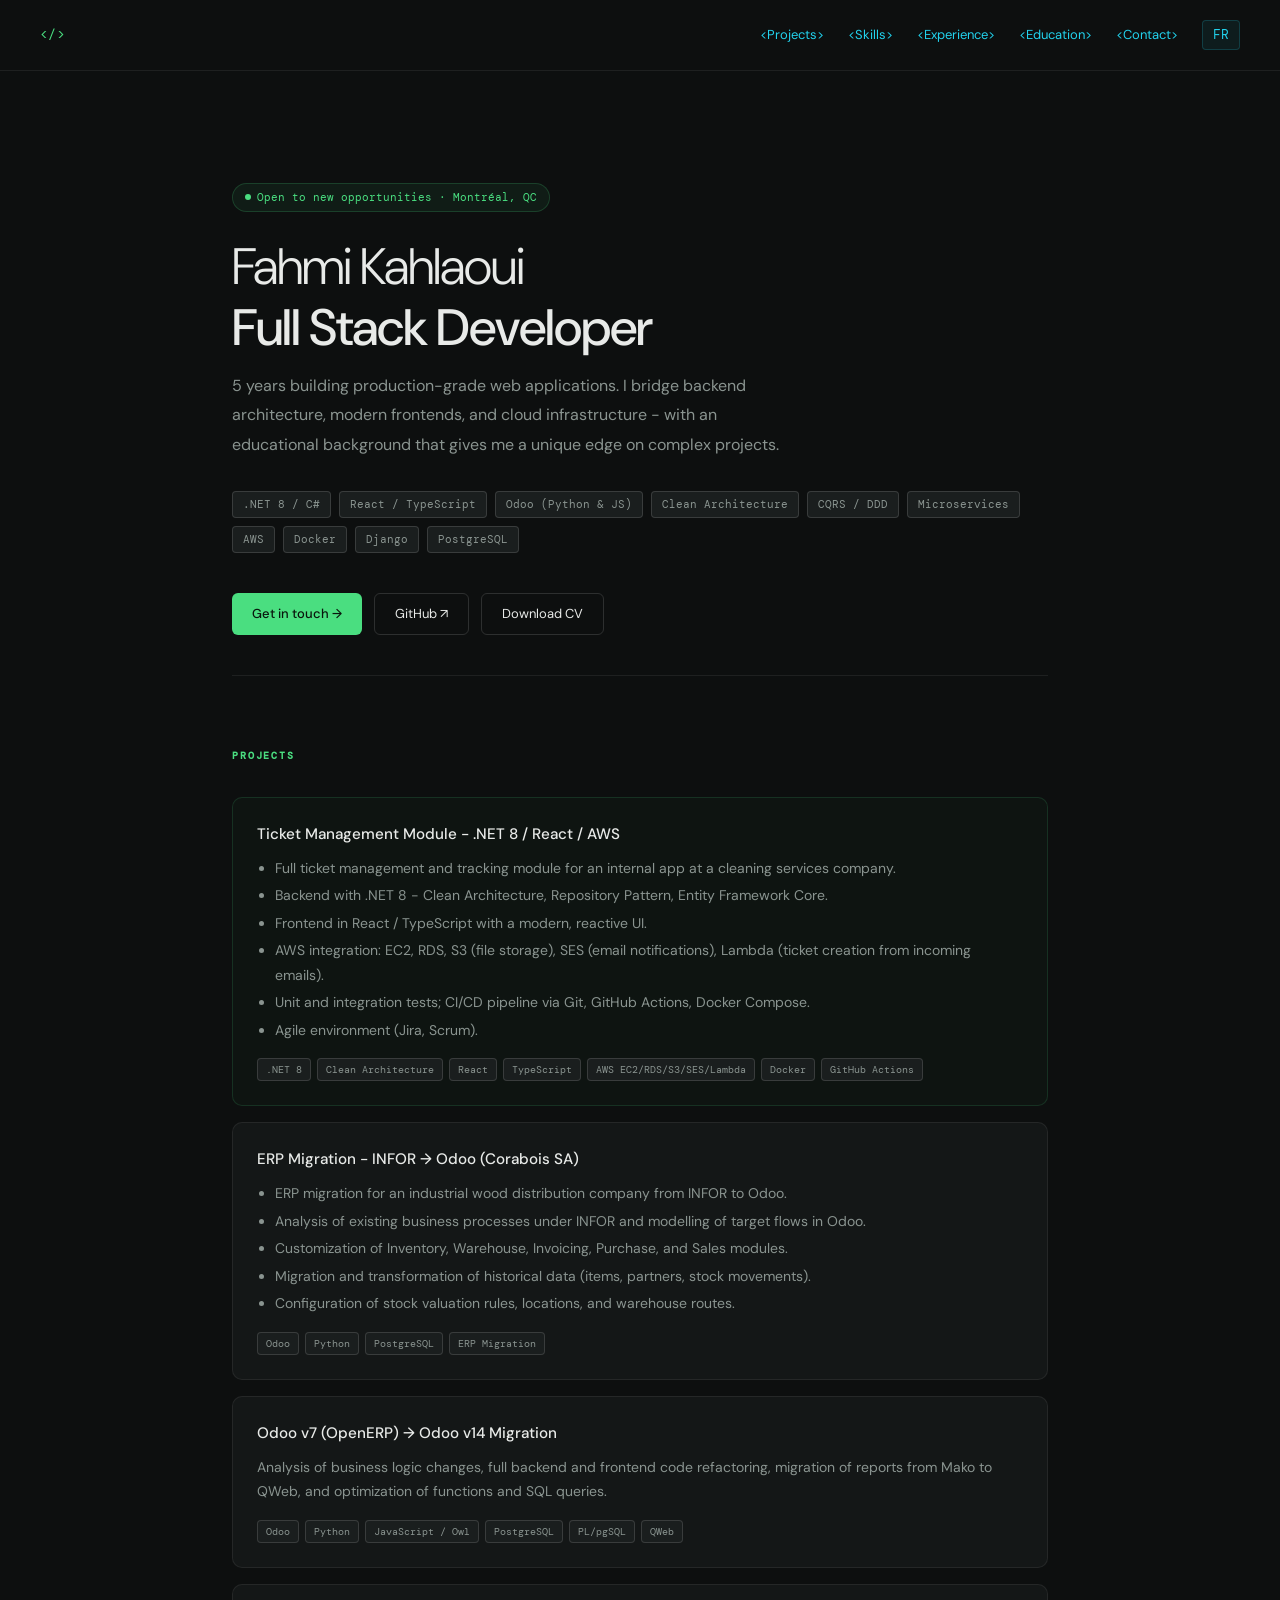
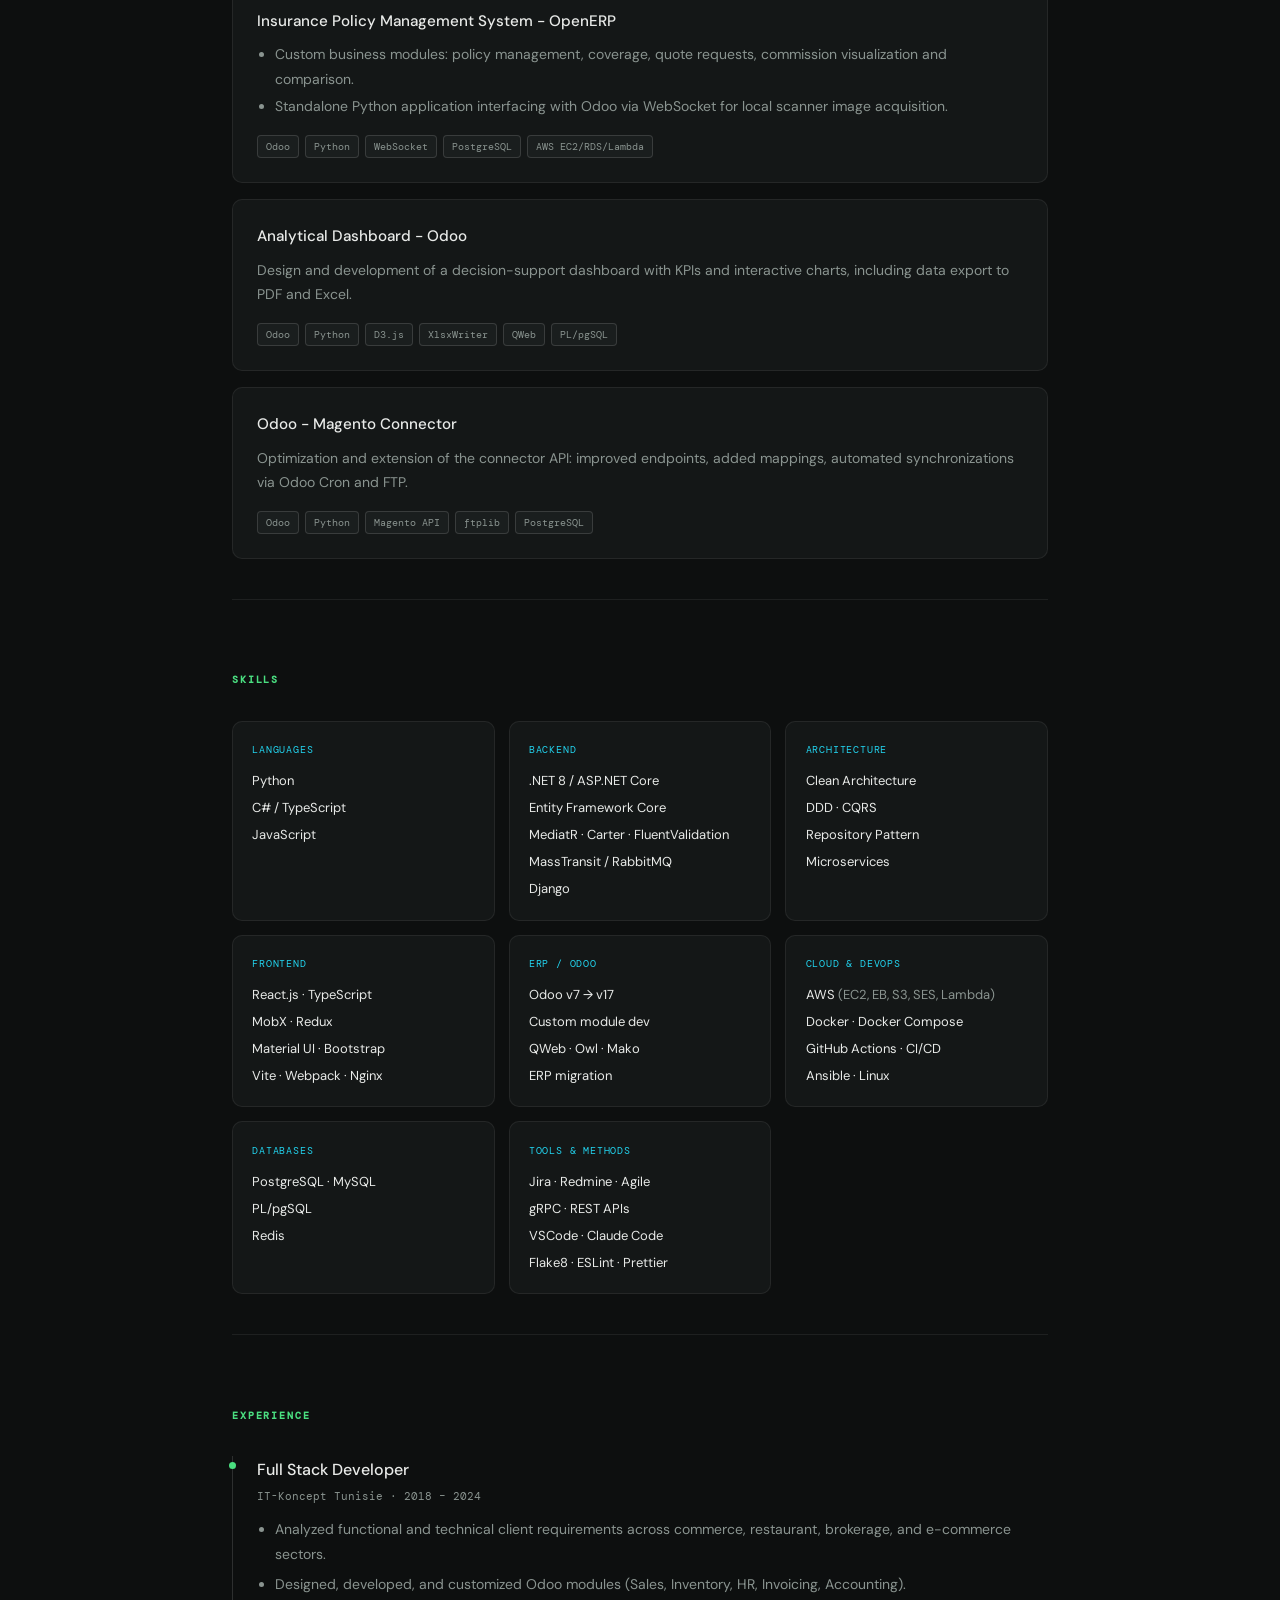
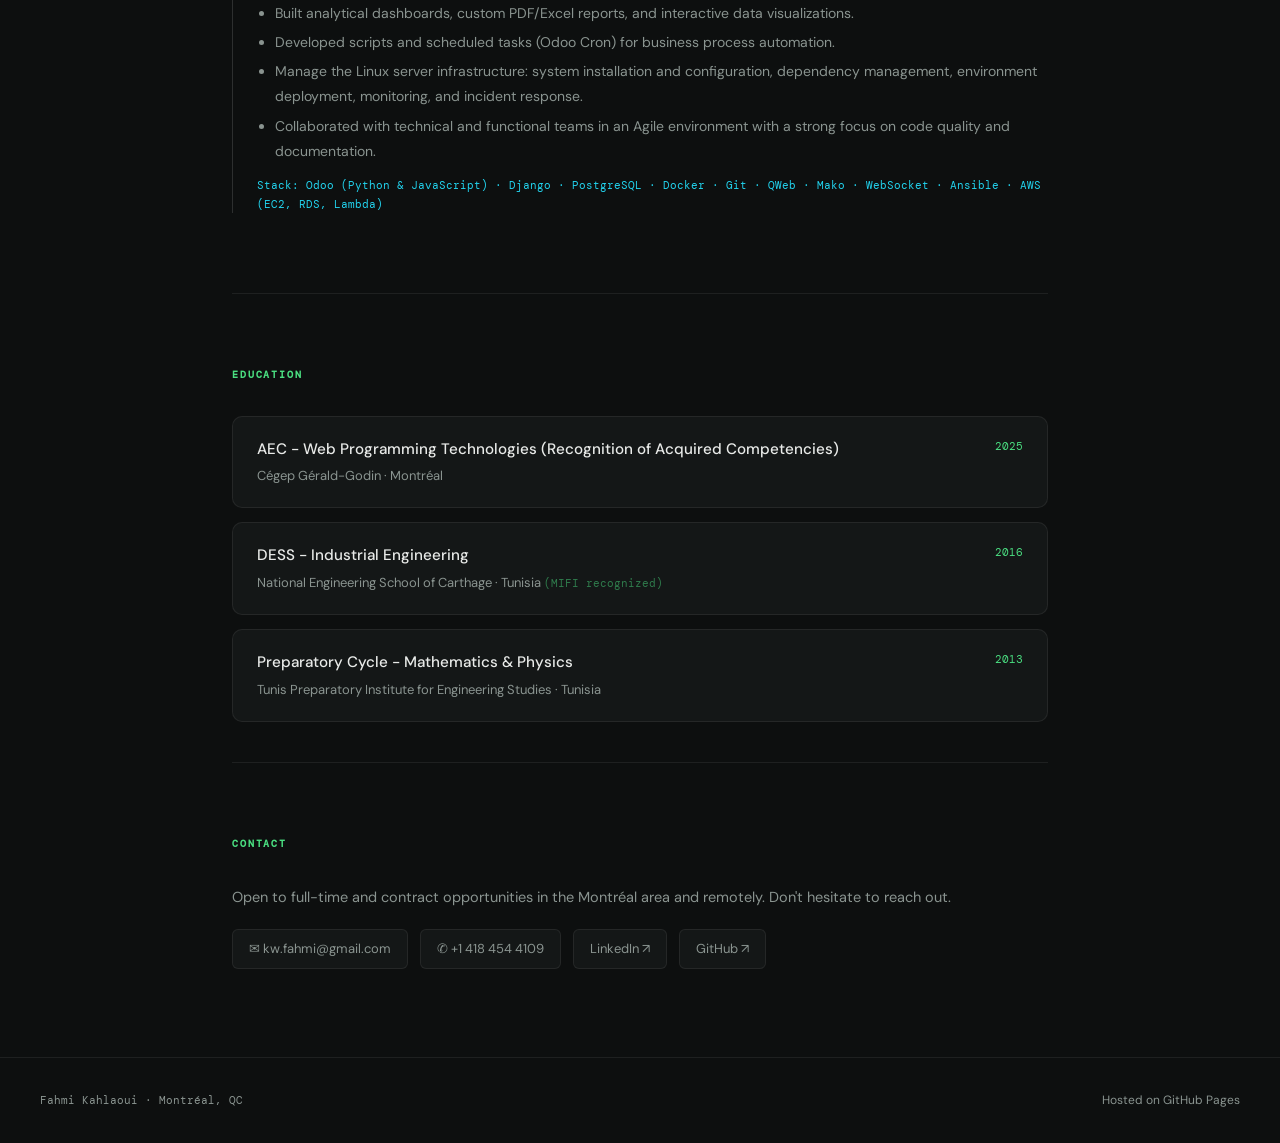
<file: index.html>
<!DOCTYPE html>
<html lang="en">

<head>
  <meta charset="UTF-8">
  <meta name="viewport" content="width=device-width, initial-scale=1.0">
  <title>Fahmi Kahlaoui - Full Stack Developer</title>
  <link rel="stylesheet" href="style.css">
</head>

<body>

  <nav>
    <a class="nav-logo">&lt;/&gt;</a>
    <div class="nav-links">
      <a href="#projects">&lt;Projects&gt;</a>
      <a href="#skills">&lt;Skills&gt;</a>
      <a href="#experience">&lt;Experience&gt;</a>
      <a href="#education">&lt;Education&gt;</a>
      <a href="#contact">&lt;Contact&gt;</a>
      <a class="lang-switch" href="index-fr.html">FR</a>
    </div>
  </nav>

  <main>

    <!-- HERO -->
    <section class="hero">
      <div class="badge">Open to new opportunities · Montréal, QC</div>
      <h1>Fahmi Kahlaoui<br><strong>Full Stack Developer</strong></h1>
      <p class="hero-sub">
        5 years building production-grade web applications.
        I bridge backend architecture, modern frontends, and cloud infrastructure - with an educational
        background that gives me a unique edge on complex projects.
      </p>
      <div class="hero-tags">
        <span class="tag">.NET 8 / C#</span>
        <span class="tag">React / TypeScript</span>
        <span class="tag">Odoo (Python & JS)</span>
        <span class="tag">Clean Architecture</span>
        <span class="tag">CQRS / DDD</span>
        <span class="tag">Microservices</span>
        <span class="tag">AWS</span>
        <span class="tag">Docker</span>
        <span class="tag">Django</span>
        <span class="tag">PostgreSQL</span>
      </div>
      <div class="ctas">
        <a class="btn btn-primary" href="#contact">Get in touch →</a>
        <a class="btn btn-ghost" href="https://github.com/kwfx" target="_blank">GitHub ↗</a>
        <a class="btn btn-ghost" href="fahmi-kahlaoui-cv-en.pdf" download>Download CV</a>
      </div>
    </section>

    <div class="divider"></div>

    <!-- PROJECTS -->
    <section id="projects">
      <h2>Projects</h2>
      <div class="projects-grid">

        <div class="project-card featured">
          <div class="project-header">
            <span class="project-title">Ticket Management Module - .NET 8 / React / AWS</span>
            <!-- <span class="project-badge">Featured</span> -->
          </div>
          <div class="project-desc">
            <ul>
              <li>Full ticket management and tracking module for an internal app at a cleaning services company.</li>
              <li>Backend with .NET 8 - Clean Architecture, Repository Pattern, Entity Framework Core.</li>
              <li>Frontend in React / TypeScript with a modern, reactive UI.</li>
              <li>AWS integration: EC2, RDS, S3 (file storage), SES (email notifications), Lambda (ticket creation from
                incoming emails).</li>
              <li>Unit and integration tests; CI/CD pipeline via Git, GitHub Actions, Docker Compose.</li>
              <li>Agile environment (Jira, Scrum).</li>
            </ul>
          </div>
          <div class="project-tags">
            <span class="tag">.NET 8</span>
            <span class="tag">Clean Architecture</span>
            <span class="tag">React</span>
            <span class="tag">TypeScript</span>
            <span class="tag">AWS EC2/RDS/S3/SES/Lambda</span>
            <span class="tag">Docker</span>
            <span class="tag">GitHub Actions</span>
          </div>
        </div>

        <div class="project-card">
          <div class="project-header">
            <span class="project-title">ERP Migration - INFOR → Odoo (Corabois SA)</span>
          </div>
          <div class="project-desc">
            <ul>
              <li>ERP migration for an industrial wood distribution company from INFOR to Odoo.</li>
              <li>Analysis of existing business processes under INFOR and modelling of target flows in Odoo.</li>
              <li>Customization of Inventory, Warehouse, Invoicing, Purchase, and Sales modules.</li>
              <li>Migration and transformation of historical data (items, partners, stock movements).</li>
              <li>Configuration of stock valuation rules, locations, and warehouse routes.</li>
            </ul>
          </div>
          <div class="project-tags">
            <span class="tag">Odoo</span>
            <span class="tag">Python</span>
            <span class="tag">PostgreSQL</span>
            <span class="tag">ERP Migration</span>
          </div>
        </div>

        <div class="project-card">
          <div class="project-header">
            <span class="project-title">Odoo v7 (OpenERP) → Odoo v14 Migration</span>
          </div>
          <div class="project-desc">
            Analysis of business logic changes, full backend and frontend code refactoring, migration of reports from
            Mako to QWeb, and optimization of functions and SQL queries.
          </div>
          <div class="project-tags">
            <span class="tag">Odoo</span>
            <span class="tag">Python</span>
            <span class="tag">JavaScript / Owl</span>
            <span class="tag">PostgreSQL</span>
            <span class="tag">PL/pgSQL</span>
            <span class="tag">QWeb</span>
          </div>
        </div>

        <div class="project-card">
          <div class="project-header">
            <span class="project-title">Insurance Policy Management System - OpenERP</span>
          </div>
          <div class="project-desc">
            <ul>
              <li>Custom business modules: policy management, coverage, quote requests, commission visualization and
                comparison.</li>
              <li>Standalone Python application interfacing with Odoo via WebSocket for local scanner image acquisition.
              </li>
            </ul>
          </div>
          <div class="project-tags">
            <span class="tag">Odoo</span>
            <span class="tag">Python</span>
            <span class="tag">WebSocket</span>
            <span class="tag">PostgreSQL</span>
            <span class="tag">AWS EC2/RDS/Lambda</span>
          </div>
        </div>

        <div class="project-card">
          <div class="project-header">
            <span class="project-title">Analytical Dashboard - Odoo</span>
          </div>
          <div class="project-desc">
            Design and development of a decision-support dashboard with KPIs and interactive charts, including data
            export to PDF and Excel.
          </div>
          <div class="project-tags">
            <span class="tag">Odoo</span>
            <span class="tag">Python</span>
            <span class="tag">D3.js</span>
            <span class="tag">XlsxWriter</span>
            <span class="tag">QWeb</span>
            <span class="tag">PL/pgSQL</span>
          </div>
        </div>

        <div class="project-card">
          <div class="project-header">
            <span class="project-title">Odoo - Magento Connector</span>
          </div>
          <div class="project-desc">
            Optimization and extension of the connector API: improved endpoints, added mappings, automated
            synchronizations via Odoo Cron and FTP.
          </div>
          <div class="project-tags">
            <span class="tag">Odoo</span>
            <span class="tag">Python</span>
            <span class="tag">Magento API</span>
            <span class="tag">ftplib</span>
            <span class="tag">PostgreSQL</span>
          </div>
        </div>

      </div>
    </section>

    <div class="divider"></div>

    <!-- SKILLS -->
    <section id="skills">
      <h2>Skills</h2>
      <div class="skills-grid">
        <div class="skill-group">
          <div class="skill-group-title">Languages</div>
          <div class="skill-list">
            <div class="skill-item">Python</div>
            <div class="skill-item">C# / TypeScript</div>
            <div class="skill-item">JavaScript</div>
          </div>
        </div>
        <div class="skill-group">
          <div class="skill-group-title">Backend</div>
          <div class="skill-list">
            <div class="skill-item">.NET 8 / ASP.NET Core</div>
            <div class="skill-item">Entity Framework Core</div>
            <div class="skill-item">MediatR · Carter · FluentValidation</div>
            <div class="skill-item">MassTransit / RabbitMQ</div>
            <div class="skill-item">Django</div>
          </div>
        </div>
        <div class="skill-group">
          <div class="skill-group-title">Architecture</div>
          <div class="skill-list">
            <div class="skill-item">Clean Architecture</div>
            <div class="skill-item">DDD · CQRS</div>
            <div class="skill-item">Repository Pattern</div>
            <div class="skill-item">Microservices</div>
          </div>
        </div>
        <div class="skill-group">
          <div class="skill-group-title">Frontend</div>
          <div class="skill-list">
            <div class="skill-item">React.js · TypeScript</div>
            <div class="skill-item">MobX · Redux</div>
            <div class="skill-item">Material UI · Bootstrap</div>
            <div class="skill-item">Vite · Webpack · Nginx</div>
          </div>
        </div>
        <div class="skill-group">
          <div class="skill-group-title">ERP / Odoo</div>
          <div class="skill-list">
            <div class="skill-item">Odoo v7 → v17</div>
            <div class="skill-item">Custom module dev</div>
            <div class="skill-item">QWeb · Owl · Mako</div>
            <div class="skill-item">ERP migration</div>
          </div>
        </div>
        <div class="skill-group">
          <div class="skill-group-title">Cloud & DevOps</div>
          <div class="skill-list">
            <div class="skill-item">AWS <span>(EC2, EB, S3, SES, Lambda)</span></div>
            <div class="skill-item">Docker · Docker Compose</div>
            <div class="skill-item">GitHub Actions · CI/CD</div>
            <div class="skill-item">Ansible · Linux</div>
          </div>
        </div>
        <div class="skill-group">
          <div class="skill-group-title">Databases</div>
          <div class="skill-list">
            <div class="skill-item">PostgreSQL · MySQL</div>
            <div class="skill-item">PL/pgSQL</div>
            <div class="skill-item">Redis</div>
          </div>
        </div>
        <div class="skill-group">
          <div class="skill-group-title">Tools & Methods</div>
          <div class="skill-list">
            <div class="skill-item">Jira · Redmine · Agile</div>
            <div class="skill-item">gRPC · REST APIs</div>
            <div class="skill-item">VSCode · Claude Code</div>
            <div class="skill-item">Flake8 · ESLint · Prettier</div>
          </div>
        </div>
      </div>
    </section>

    <div class="divider"></div>

    <!-- EXPERIENCE -->
    <section id="experience">
      <h2>Experience</h2>
      <div class="exp-item">
        <div class="exp-role">Full Stack Developer</div>
        <div class="exp-meta">IT-Koncept Tunisie · 2018 – 2024</div>
        <div class="exp-desc">
          <ul>
            <li>Analyzed functional and technical client requirements across commerce, restaurant, brokerage, and
              e-commerce sectors.</li>
            <li>Designed, developed, and customized Odoo modules (Sales, Inventory, HR, Invoicing, Accounting).</li>
            <li>Built analytical dashboards, custom PDF/Excel reports, and interactive data visualizations.</li>
            <li>Developed scripts and scheduled tasks (Odoo Cron) for business process automation.</li>
            <li>Manage the Linux server infrastructure: system installation and configuration, dependency management,
              environment deployment, monitoring, and incident response.</li>
            <li>Collaborated with technical and functional teams in an Agile environment with a strong focus on code
              quality and documentation.</li>
          </ul>
          <div class="exp-stack">Stack: Odoo (Python & JavaScript) · Django · PostgreSQL · Docker · Git · QWeb · Mako ·
            WebSocket · Ansible · AWS (EC2, RDS, Lambda)</div>
        </div>
      </div>
    </section>

    <div class="divider"></div>

    <!-- EDUCATION -->
    <section id="education">
      <h2>Education</h2>
      <div class="edu-grid">
        <div class="edu-card">
          <div>
            <div class="edu-degree">AEC - Web Programming Technologies (Recognition of Acquired Competencies)</div>
            <div class="edu-school">Cégep Gérald-Godin · Montréal</div>
          </div>
          <div class="edu-year">2025</div>
        </div>
        <div class="edu-card">
          <div>
            <div class="edu-degree">DESS - Industrial Engineering</div>
            <div class="edu-school">National Engineering School of Carthage · Tunisia <span
                style="color:#4ade8080;font-size:11px;font-family:'DM Mono',monospace;">(MIFI recognized)</span></div>
          </div>
          <div class="edu-year">2016</div>
        </div>
        <div class="edu-card">
          <div>
            <div class="edu-degree">Preparatory Cycle - Mathematics & Physics</div>
            <div class="edu-school">Tunis Preparatory Institute for Engineering Studies · Tunisia</div>
          </div>
          <div class="edu-year">2013</div>
        </div>
      </div>
    </section>

    <div class="divider"></div>

    <!-- CONTACT -->
    <section id="contact">
      <h2>Contact</h2>
      <p style="color:var(--muted);font-size:14.5px;margin-bottom:1.25rem">
        Open to full-time and contract opportunities in the Montréal area and remotely. Don't hesitate to reach out.
      </p>
      <div class="contact-row">
        <a class="contact-link" href="mailto:kw.fahmi@gmail.com">✉ kw.fahmi@gmail.com</a>
        <a class="contact-link" href="tel:+14184544109">✆ +1 418 454 4109</a>
        <a class="contact-link" href="https://www.linkedin.com/in/kwfahmi/" target="_blank">LinkedIn ↗</a>
        <a class="contact-link" href="https://github.com/kwfx" target="_blank">GitHub ↗</a>
      </div>
    </section>

  </main>

  <footer>
    <span class="footer-left">Fahmi Kahlaoui · Montréal, QC</span>
    <span class="footer-right">Hosted on GitHub Pages</span>
  </footer>

</body>

</html>
</file>
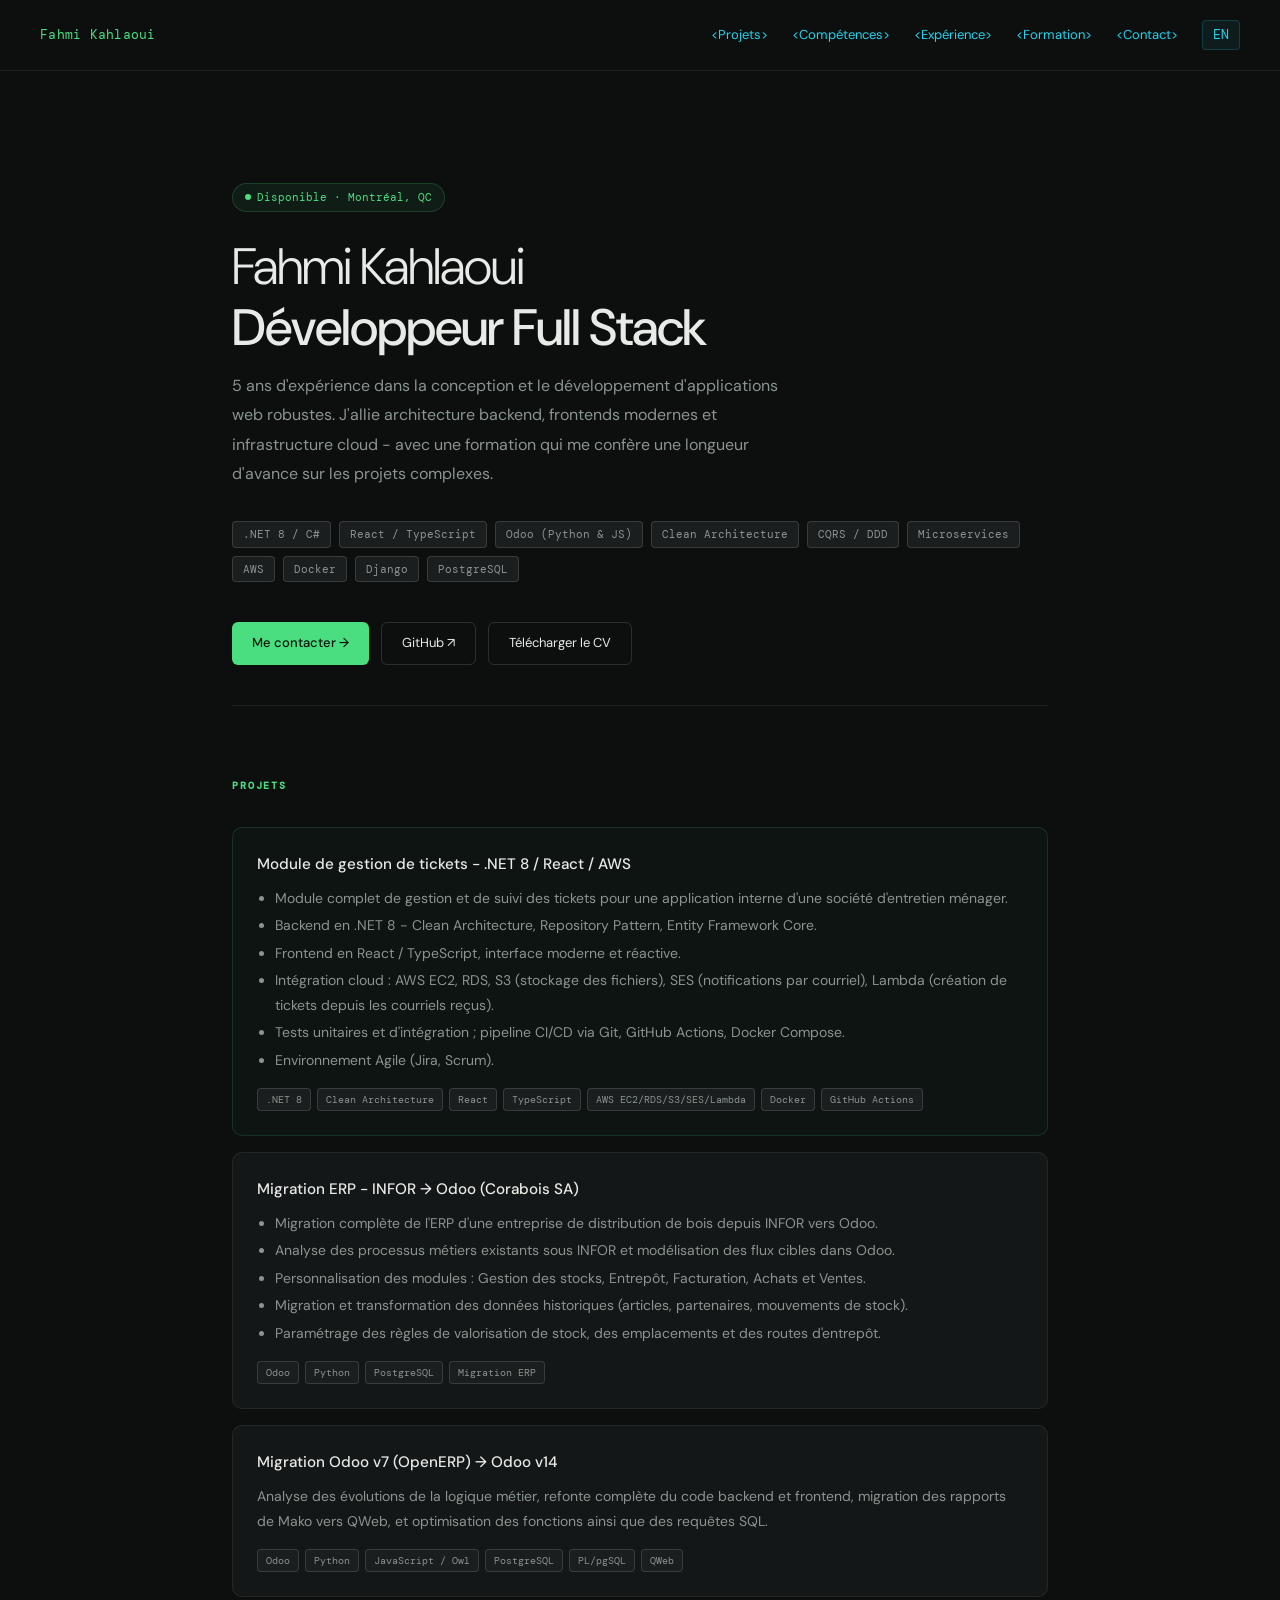
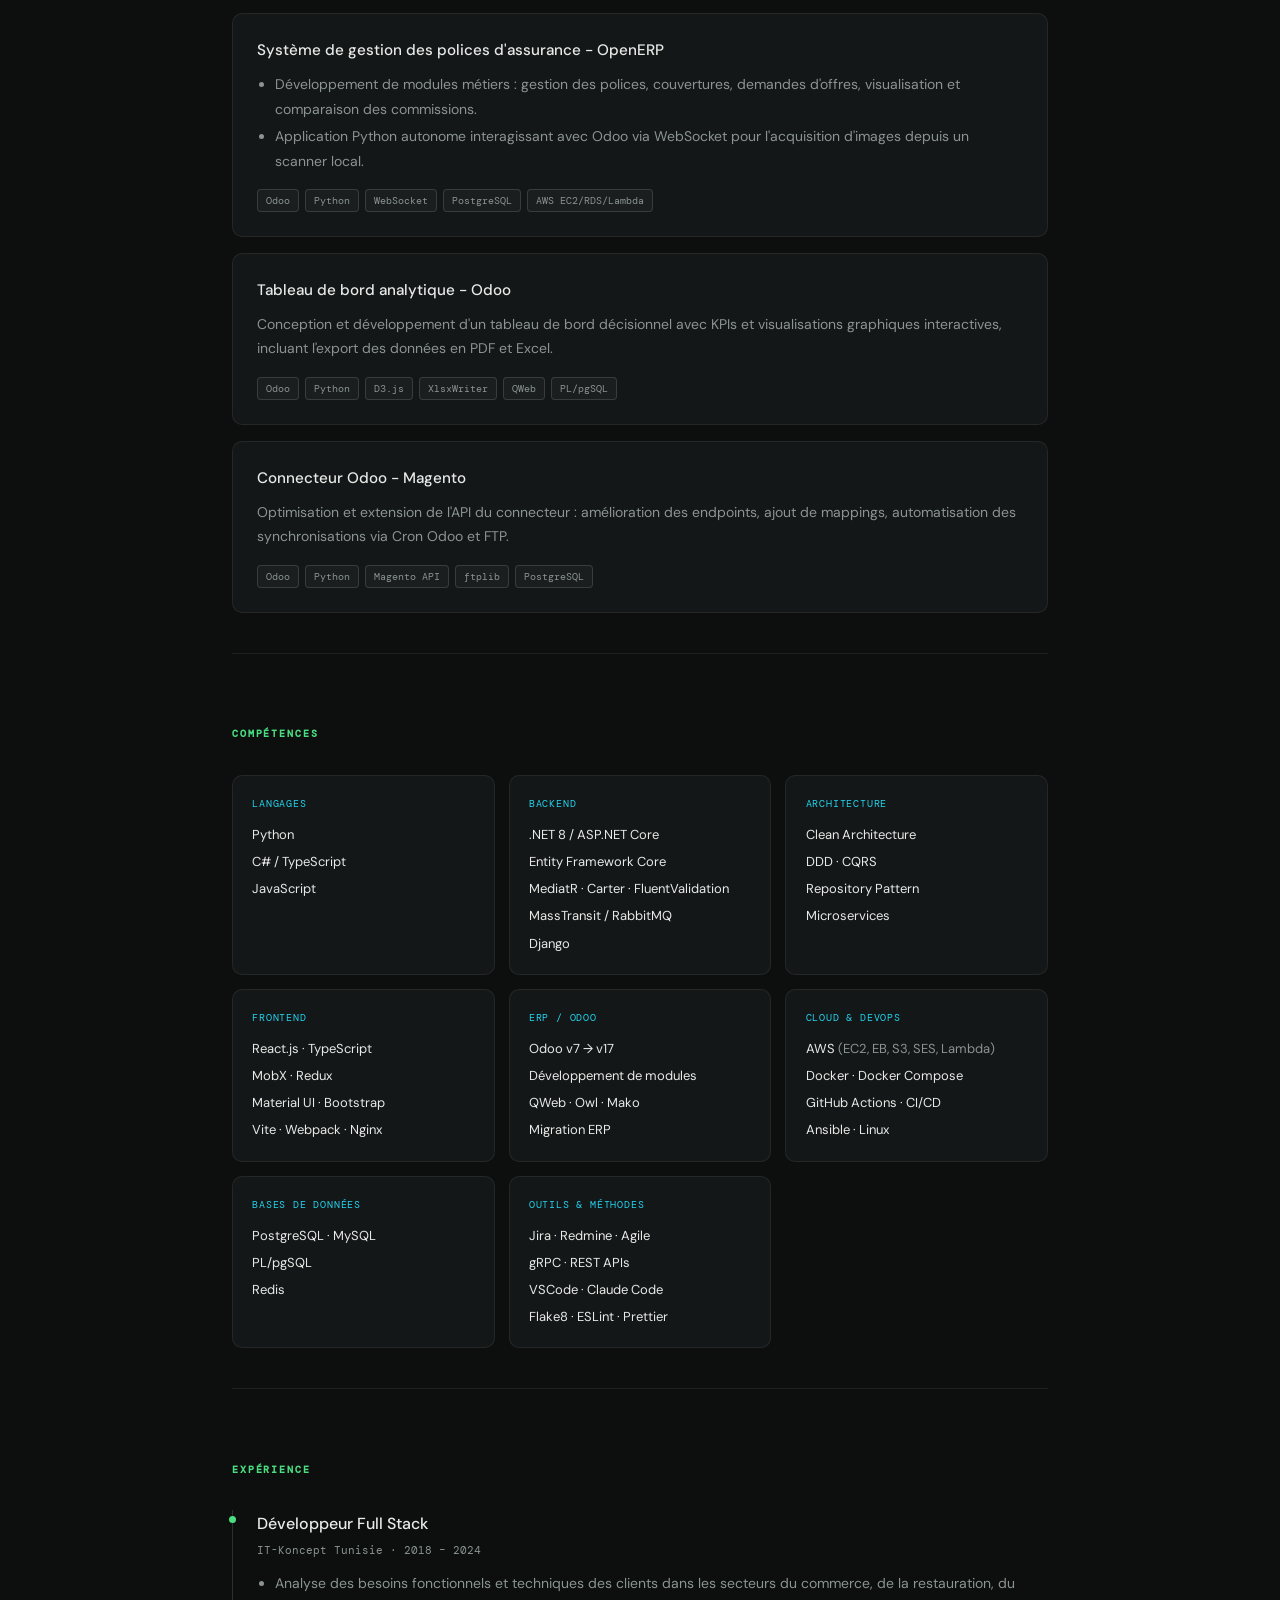
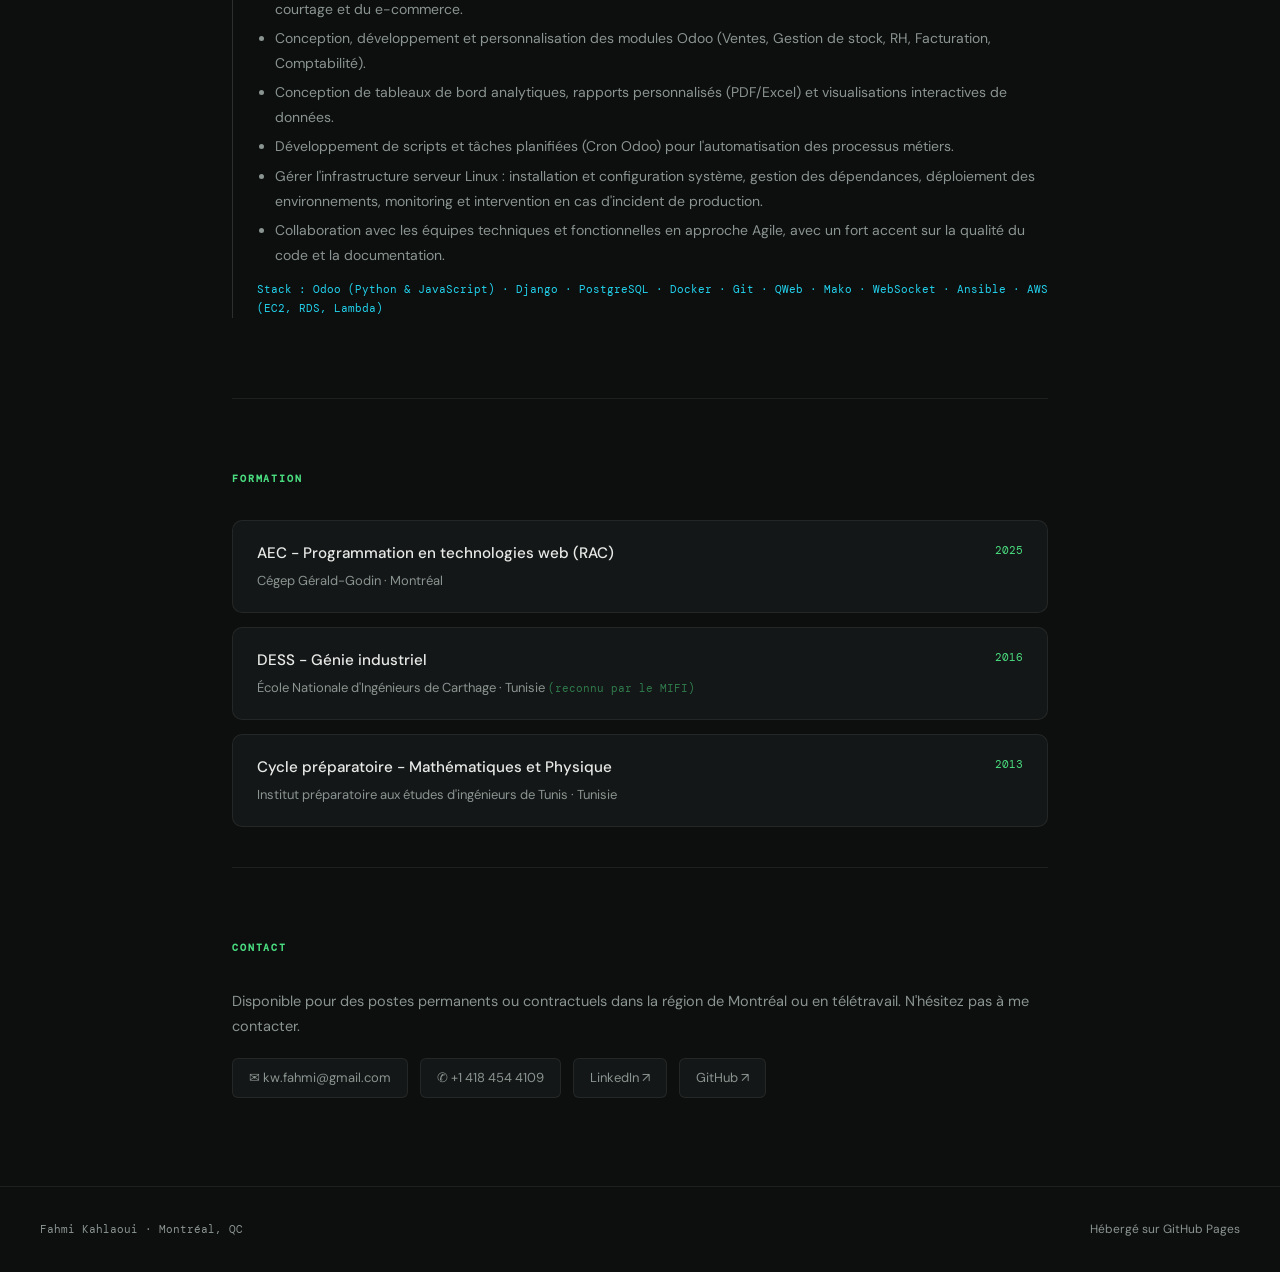
<file: index-fr.html>
<!DOCTYPE html>
<html lang="fr">

<head>
  <meta charset="UTF-8">
  <meta name="viewport" content="width=device-width, initial-scale=1.0">
  <title>Fahmi Kahlaoui - Développeur Full Stack</title>
  <link rel="stylesheet" href="style.css">
</head>

<body>

  <nav>
    <a class="nav-logo" href="#">Fahmi Kahlaoui</a>
    <div class="nav-links">
      <a href="#projects">&lt;Projets&gt;</a>
      <a href="#skills">&lt;Compétences&gt;</a>
      <a href="#experience">&lt;Expérience&gt;</a>
      <a href="#education">&lt;Formation&gt;</a>
      <a href="#contact">&lt;Contact&gt;</a>
      <a class="lang-switch" href="index.html">EN</a>
    </div>
  </nav>

  <main>

    <!-- HERO -->
    <section class="hero">
      <div class="badge">Disponible · Montréal, QC</div>
      <h1>Fahmi Kahlaoui<br><strong>Développeur Full Stack</strong></h1>
      <p class="hero-sub">
        5 ans d'expérience dans la conception et le développement d'applications web robustes. J'allie architecture
        backend, frontends modernes et infrastructure cloud -
        avec une formation qui me confère une longueur d'avance sur les projets complexes.
      </p>
      <div class="hero-tags">
        <span class="tag">.NET 8 / C#</span>
        <span class="tag">React / TypeScript</span>
        <span class="tag">Odoo (Python & JS)</span>
        <span class="tag">Clean Architecture</span>
        <span class="tag">CQRS / DDD</span>
        <span class="tag">Microservices</span>
        <span class="tag">AWS</span>
        <span class="tag">Docker</span>
        <span class="tag">Django</span>
        <span class="tag">PostgreSQL</span>
      </div>
      <div class="ctas">
        <a class="btn btn-primary" href="#contact">Me contacter →</a>
        <a class="btn btn-ghost" href="https://github.com/kwfx" target="_blank">GitHub ↗</a>
        <a class="btn btn-ghost" href="fahmi-kahlaoui-cv.pdf" download>Télécharger le CV</a>
      </div>
    </section>

    <div class="divider"></div>

    <!-- PROJETS -->
    <section id="projects">
      <h2>Projets</h2>
      <div class="projects-grid">

        <div class="project-card featured">
          <div class="project-header">
            <span class="project-title">Module de gestion de tickets - .NET 8 / React / AWS</span>
            <!-- <span class="project-badge">En vedette</span> -->
          </div>
          <div class="project-desc">
            <ul>
              <li>Module complet de gestion et de suivi des tickets pour une application interne d'une société
                d'entretien ménager.</li>
              <li>Backend en .NET 8 - Clean Architecture, Repository Pattern, Entity Framework Core.</li>
              <li>Frontend en React / TypeScript, interface moderne et réactive.</li>
              <li>Intégration cloud : AWS EC2, RDS, S3 (stockage des fichiers), SES (notifications par courriel), Lambda
                (création de tickets depuis les courriels reçus).</li>
              <li>Tests unitaires et d'intégration ; pipeline CI/CD via Git, GitHub Actions, Docker Compose.</li>
              <li>Environnement Agile (Jira, Scrum).</li>
            </ul>
          </div>
          <div class="project-tags">
            <span class="tag">.NET 8</span>
            <span class="tag">Clean Architecture</span>
            <span class="tag">React</span>
            <span class="tag">TypeScript</span>
            <span class="tag">AWS EC2/RDS/S3/SES/Lambda</span>
            <span class="tag">Docker</span>
            <span class="tag">GitHub Actions</span>
          </div>
        </div>

        <div class="project-card">
          <div class="project-header">
            <span class="project-title">Migration ERP - INFOR → Odoo (Corabois SA)</span>
          </div>
          <div class="project-desc">
            <ul>
              <li>Migration complète de l'ERP d'une entreprise de distribution de bois depuis INFOR vers Odoo.</li>
              <li>Analyse des processus métiers existants sous INFOR et modélisation des flux cibles dans Odoo.</li>
              <li>Personnalisation des modules : Gestion des stocks, Entrepôt, Facturation, Achats et Ventes.</li>
              <li>Migration et transformation des données historiques (articles, partenaires, mouvements de stock).</li>
              <li>Paramétrage des règles de valorisation de stock, des emplacements et des routes d'entrepôt.</li>
            </ul>
          </div>
          <div class="project-tags">
            <span class="tag">Odoo</span>
            <span class="tag">Python</span>
            <span class="tag">PostgreSQL</span>
            <span class="tag">Migration ERP</span>
          </div>
        </div>

        <div class="project-card">
          <div class="project-header">
            <span class="project-title">Migration Odoo v7 (OpenERP) → Odoo v14</span>
          </div>
          <div class="project-desc">
            Analyse des évolutions de la logique métier, refonte complète du code backend et frontend, migration des
            rapports de Mako vers QWeb, et optimisation des fonctions ainsi que des requêtes SQL.
          </div>
          <div class="project-tags">
            <span class="tag">Odoo</span>
            <span class="tag">Python</span>
            <span class="tag">JavaScript / Owl</span>
            <span class="tag">PostgreSQL</span>
            <span class="tag">PL/pgSQL</span>
            <span class="tag">QWeb</span>
          </div>
        </div>

        <div class="project-card">
          <div class="project-header">
            <span class="project-title">Système de gestion des polices d'assurance - OpenERP</span>
          </div>
          <div class="project-desc">
            <ul>
              <li>Développement de modules métiers : gestion des polices, couvertures, demandes d'offres, visualisation
                et comparaison des commissions.</li>
              <li>Application Python autonome interagissant avec Odoo via WebSocket pour l'acquisition d'images depuis
                un scanner local.</li>
            </ul>
          </div>
          <div class="project-tags">
            <span class="tag">Odoo</span>
            <span class="tag">Python</span>
            <span class="tag">WebSocket</span>
            <span class="tag">PostgreSQL</span>
            <span class="tag">AWS EC2/RDS/Lambda</span>
          </div>
        </div>

        <div class="project-card">
          <div class="project-header">
            <span class="project-title">Tableau de bord analytique - Odoo</span>
          </div>
          <div class="project-desc">
            Conception et développement d'un tableau de bord décisionnel avec KPIs et visualisations graphiques
            interactives, incluant l'export des données en PDF et Excel.
          </div>
          <div class="project-tags">
            <span class="tag">Odoo</span>
            <span class="tag">Python</span>
            <span class="tag">D3.js</span>
            <span class="tag">XlsxWriter</span>
            <span class="tag">QWeb</span>
            <span class="tag">PL/pgSQL</span>
          </div>
        </div>

        <div class="project-card">
          <div class="project-header">
            <span class="project-title">Connecteur Odoo - Magento</span>
          </div>
          <div class="project-desc">
            Optimisation et extension de l'API du connecteur : amélioration des endpoints, ajout de mappings,
            automatisation des synchronisations via Cron Odoo et FTP.
          </div>
          <div class="project-tags">
            <span class="tag">Odoo</span>
            <span class="tag">Python</span>
            <span class="tag">Magento API</span>
            <span class="tag">ftplib</span>
            <span class="tag">PostgreSQL</span>
          </div>
        </div>

      </div>
    </section>

    <div class="divider"></div>

    <!-- COMPÉTENCES -->
    <section id="skills">
      <h2>Compétences</h2>
      <div class="skills-grid">
        <div class="skill-group">
          <div class="skill-group-title">Langages</div>
          <div class="skill-list">
            <div class="skill-item">Python</div>
            <div class="skill-item">C# / TypeScript</div>
            <div class="skill-item">JavaScript</div>
          </div>
        </div>
        <div class="skill-group">
          <div class="skill-group-title">Backend</div>
          <div class="skill-list">
            <div class="skill-item">.NET 8 / ASP.NET Core</div>
            <div class="skill-item">Entity Framework Core</div>
            <div class="skill-item">MediatR · Carter · FluentValidation</div>
            <div class="skill-item">MassTransit / RabbitMQ</div>
            <div class="skill-item">Django</div>
          </div>
        </div>
        <div class="skill-group">
          <div class="skill-group-title">Architecture</div>
          <div class="skill-list">
            <div class="skill-item">Clean Architecture</div>
            <div class="skill-item">DDD · CQRS</div>
            <div class="skill-item">Repository Pattern</div>
            <div class="skill-item">Microservices</div>
          </div>
        </div>
        <div class="skill-group">
          <div class="skill-group-title">Frontend</div>
          <div class="skill-list">
            <div class="skill-item">React.js · TypeScript</div>
            <div class="skill-item">MobX · Redux</div>
            <div class="skill-item">Material UI · Bootstrap</div>
            <div class="skill-item">Vite · Webpack · Nginx</div>
          </div>
        </div>
        <div class="skill-group">
          <div class="skill-group-title">ERP / Odoo</div>
          <div class="skill-list">
            <div class="skill-item">Odoo v7 → v17</div>
            <div class="skill-item">Développement de modules</div>
            <div class="skill-item">QWeb · Owl · Mako</div>
            <div class="skill-item">Migration ERP</div>
          </div>
        </div>
        <div class="skill-group">
          <div class="skill-group-title">Cloud & DevOps</div>
          <div class="skill-list">
            <div class="skill-item">AWS <span>(EC2, EB, S3, SES, Lambda)</span></div>
            <div class="skill-item">Docker · Docker Compose</div>
            <div class="skill-item">GitHub Actions · CI/CD</div>
            <div class="skill-item">Ansible · Linux</div>
          </div>
        </div>
        <div class="skill-group">
          <div class="skill-group-title">Bases de données</div>
          <div class="skill-list">
            <div class="skill-item">PostgreSQL · MySQL</div>
            <div class="skill-item">PL/pgSQL</div>
            <div class="skill-item">Redis</div>
          </div>
        </div>
        <div class="skill-group">
          <div class="skill-group-title">Outils & Méthodes</div>
          <div class="skill-list">
            <div class="skill-item">Jira · Redmine · Agile</div>
            <div class="skill-item">gRPC · REST APIs</div>
            <div class="skill-item">VSCode · Claude Code</div>
            <div class="skill-item">Flake8 · ESLint · Prettier</div>
          </div>
        </div>
      </div>
    </section>

    <div class="divider"></div>

    <!-- EXPÉRIENCE -->
    <section id="experience">
      <h2>Expérience</h2>
      <div class="exp-item">
        <div class="exp-role">Développeur Full Stack</div>
        <div class="exp-meta">IT-Koncept Tunisie · 2018 – 2024</div>
        <div class="exp-desc">
          <ul>
            <li>Analyse des besoins fonctionnels et techniques des clients dans les secteurs du commerce, de la
              restauration, du courtage et du e-commerce.</li>
            <li>Conception, développement et personnalisation des modules Odoo (Ventes, Gestion de stock, RH,
              Facturation, Comptabilité).</li>
            <li>Conception de tableaux de bord analytiques, rapports personnalisés (PDF/Excel) et visualisations
              interactives de données.</li>
            <li>Développement de scripts et tâches planifiées (Cron Odoo) pour l'automatisation des processus métiers.
            </li>
            <li>Gérer l'infrastructure serveur Linux : installation et configuration système, gestion des dépendances,
              déploiement des environnements, monitoring et intervention en cas d'incident de production.
            </li>
            <li>Collaboration avec les équipes techniques et fonctionnelles en approche Agile, avec un fort accent sur
              la qualité du code et la documentation.</li>
          </ul>
          <div class="exp-stack">Stack : Odoo (Python & JavaScript) · Django · PostgreSQL · Docker · Git · QWeb · Mako ·
            WebSocket · Ansible · AWS (EC2, RDS, Lambda)</div>
        </div>
      </div>
    </section>

    <div class="divider"></div>

    <!-- FORMATION -->
    <section id="education">
      <h2>Formation</h2>
      <div class="edu-grid">
        <div class="edu-card">
          <div>
            <div class="edu-degree">AEC - Programmation en technologies web (RAC)</div>
            <div class="edu-school">Cégep Gérald-Godin · Montréal</div>
          </div>
          <div class="edu-year">2025</div>
        </div>
        <div class="edu-card">
          <div>
            <div class="edu-degree">DESS - Génie industriel</div>
            <div class="edu-school">École Nationale d'Ingénieurs de Carthage · Tunisie <span
                style="color:#4ade8080;font-size:11px;font-family:'DM Mono',monospace;">(reconnu par le MIFI)</span>
            </div>
          </div>
          <div class="edu-year">2016</div>
        </div>
        <div class="edu-card">
          <div>
            <div class="edu-degree">Cycle préparatoire - Mathématiques et Physique</div>
            <div class="edu-school">Institut préparatoire aux études d'ingénieurs de Tunis · Tunisie</div>
          </div>
          <div class="edu-year">2013</div>
        </div>
      </div>
    </section>

    <div class="divider"></div>

    <!-- CONTACT -->
    <section id="contact">
      <h2>Contact</h2>
      <p style="color:var(--muted);font-size:14.5px;margin-bottom:1.25rem">
        Disponible pour des postes permanents ou contractuels dans la région de Montréal ou en télétravail. N'hésitez
        pas à me contacter.
      </p>
      <div class="contact-row">
        <a class="contact-link" href="mailto:kw.fahmi@gmail.com">✉ kw.fahmi@gmail.com</a>
        <a class="contact-link" href="tel:+14184544109">✆ +1 418 454 4109</a>
        <a class="contact-link" href="https://www.linkedin.com/in/kwfahmi/" target="_blank">LinkedIn ↗</a>
        <a class="contact-link" href="https://github.com/kwfx" target="_blank">GitHub ↗</a>
      </div>
    </section>

  </main>

  <footer>
    <span class="footer-left">Fahmi Kahlaoui · Montréal, QC</span>
    <span class="footer-right">Hébergé sur GitHub Pages</span>
  </footer>

</body>

</html>
</file>
<file: style.css>
@import url('https://fonts.googleapis.com/css2?family=DM+Mono:wght@300;400;500&family=DM+Sans:wght@300;400;500&display=swap');

*,
*::before,
*::after {
  box-sizing: border-box;
  margin: 0;
  padding: 0;
}

:root {
  --bg: #0d0f0f;
  --bg2: #141717;
  --bg3: #1a1e1e;
  --border: #ffffff12;
  --border2: #ffffff22;
  --text: #e8eae8;
  --muted: #8a9490;
  --accent: #4ade80;
  --accent2: #22d3ee;
}

html {
  scroll-behavior: smooth;
}

body {
  background: var(--bg);
  color: var(--text);
  font-family: 'DM Sans', sans-serif;
  font-size: 15px;
  line-height: 1.7;
  min-height: 100vh;
}

/* ── NAV ── */
nav {
  display: flex;
  justify-content: space-between;
  align-items: center;
  padding: 1.25rem 2.5rem;
  border-bottom: 0.5px solid var(--border);
  position: sticky;
  top: 0;
  background: var(--bg);
  z-index: 10;
}

.nav-logo {
  font-family: 'DM Mono', monospace;
  font-size: 13px;
  color: var(--accent);
  letter-spacing: 0.02em;
  text-decoration: none;
}

.nav-links {
  display: flex;
  align-items: center;
  gap: 1.5rem;
}

.nav-links a {
  color: var(--accent2);
  text-decoration: none;
  font-size: 13px;
  transition: color 0.2s;
}

.nav-links a:hover {
  color: var(--text);
}

.lang-switch {
  font-family: 'DM Mono', monospace;
  font-size: 11px;
  color: var(--accent2);
  background: #22d3ee10;
  border: 0.5px solid #22d3ee30;
  border-radius: 4px;
  padding: 3px 10px;
  text-decoration: none;
  transition: background 0.2s;
}

.lang-switch:hover {
  background: #22d3ee20;
  color: var(--accent2);
}

/* ── MAIN LAYOUT ── */
main {
  max-width: 880px;
  margin: 0 auto;
  padding: 0 2rem;
}

section {
  padding: 4.5rem 0 2.5rem;
}

.hero {
  padding-top: 7rem;
}

.divider {
  height: 0.5px;
  background: var(--border);
}

/* ── HERO ── */
.badge {
  display: inline-flex;
  align-items: center;
  gap: 6px;
  font-family: 'DM Mono', monospace;
  font-size: 11px;
  color: var(--accent);
  background: #4ade8010;
  border: 0.5px solid #4ade8030;
  border-radius: 100px;
  padding: 4px 12px;
  margin-bottom: 1.5rem;
}

.badge::before {
  content: '';
  width: 6px;
  height: 6px;
  border-radius: 50%;
  background: var(--accent);
  flex-shrink: 0;
}

h1 {
  font-size: clamp(2.2rem, 5vw, 3.2rem);
  font-weight: 300;
  line-height: 1.2;
  letter-spacing: -0.02em;
  margin-bottom: 0.75rem;
}

h1 strong {
  font-weight: 500;
}

.hero-sub {
  font-size: 1rem;
  color: var(--muted);
  max-width: 560px;
  margin-bottom: 2rem;
  line-height: 1.85;
}

.hero-tags {
  display: flex;
  flex-wrap: wrap;
  gap: 8px;
  margin-bottom: 2.5rem;
}

.tag {
  font-family: 'DM Mono', monospace;
  font-size: 11px;
  color: var(--muted);
  background: var(--bg3);
  border: 0.5px solid var(--border2);
  border-radius: 4px;
  padding: 3px 10px;
}

.ctas {
  display: flex;
  gap: 12px;
  flex-wrap: wrap;
}

.btn {
  display: inline-flex;
  align-items: center;
  gap: 7px;
  font-size: 13px;
  font-family: 'DM Sans', sans-serif;
  padding: 9px 20px;
  border-radius: 6px;
  text-decoration: none;
  cursor: pointer;
  transition: all 0.2s;
  border: none;
}

.btn-primary {
  background: var(--accent);
  color: #0a160d;
  font-weight: 500;
}

.btn-primary:hover {
  background: #6ef79a;
}

.btn-ghost {
  background: transparent;
  color: var(--text);
  border: 0.5px solid var(--border2);
}

.btn-ghost:hover {
  border-color: #4ade8060;
  color: var(--accent);
}

/* ── SECTION HEADING ── */
h2 {
  font-size: 0.65rem;
  font-family: 'DM Mono', monospace;
  letter-spacing: 0.18em;
  color: var(--accent);
  text-transform: uppercase;
  margin-bottom: 2rem;
}

/* ── PROJECTS ── */
.projects-grid {
  display: grid;
  gap: 16px;
}

.project-card {
  background: var(--bg2);
  border: 0.5px solid var(--border);
  border-radius: 10px;
  padding: 1.5rem;
  transition: border-color 0.2s;
}

.project-card:hover {
  border-color: var(--border2);
}

.project-card.featured {
  border-color: #4ade8025;
  background: #4ade8006;
}

.project-header {
  display: flex;
  justify-content: space-between;
  align-items: flex-start;
  gap: 12px;
  margin-bottom: 0.5rem;
}

.project-title {
  font-size: 0.95rem;
  font-weight: 500;
  color: var(--text);
}

.project-env {
  font-family: 'DM Mono', monospace;
  font-size: 10px;
  color: var(--muted);
  margin-bottom: 0.6rem;
}

.project-badge {
  font-family: 'DM Mono', monospace;
  font-size: 10px;
  color: var(--accent);
  background: #4ade8012;
  border: 0.5px solid #4ade8030;
  border-radius: 4px;
  padding: 2px 8px;
  white-space: nowrap;
}

.project-desc {
  color: var(--muted);
  font-size: 14px;
  line-height: 1.75;
  margin-bottom: 1rem;
}

.project-desc ul {
  padding-left: 1.1rem;
  display: flex;
  flex-direction: column;
  gap: 3px;
}

.project-tags {
  display: flex;
  flex-wrap: wrap;
  gap: 6px;
  margin-top: 0.75rem;
}

.project-tags .tag {
  font-size: 10px;
  padding: 2px 8px;
}

/* ── SKILLS ── */
.skills-grid {
  display: grid;
  grid-template-columns: repeat(auto-fit, minmax(200px, 1fr));
  gap: 14px;
}

.skill-group {
  background: var(--bg2);
  border: 0.5px solid var(--border);
  border-radius: 10px;
  padding: 1.2rem;
}

.skill-group-title {
  font-family: 'DM Mono', monospace;
  font-size: 10px;
  color: var(--accent2);
  letter-spacing: 0.08em;
  margin-bottom: 0.75rem;
  text-transform: uppercase;
}

.skill-list {
  display: flex;
  flex-direction: column;
  gap: 5px;
}

.skill-item {
  font-size: 13px;
  color: var(--text);
}

.skill-item span {
  color: var(--muted);
}

/* ── EXPERIENCE ── */
.exp-item {
  border-left: 1px solid var(--border2);
  padding-left: 1.5rem;
  margin-bottom: 2.5rem;
  position: relative;
}

.exp-item::before {
  content: '';
  width: 7px;
  height: 7px;
  border-radius: 50%;
  background: var(--accent);
  position: absolute;
  left: -4px;
  top: 6px;
}

.exp-role {
  font-size: 1rem;
  font-weight: 500;
  color: var(--text);
}

.exp-meta {
  font-family: 'DM Mono', monospace;
  font-size: 11px;
  color: var(--muted);
  margin: 3px 0 0.75rem;
}

.exp-desc {
  color: var(--muted);
  font-size: 14px;
  line-height: 1.8;
}

.exp-desc ul {
  padding-left: 1.1rem;
  display: flex;
  flex-direction: column;
  gap: 4px;
}

.exp-stack {
  font-family: 'DM Mono', monospace;
  font-size: 11px;
  color: var(--accent2);
  margin-top: 0.75rem;
  line-height: 1.7;
}

/* ── EDUCATION ── */
.edu-grid {
  display: grid;
  gap: 14px;
}

.edu-card {
  background: var(--bg2);
  border: 0.5px solid var(--border);
  border-radius: 10px;
  padding: 1.25rem 1.5rem;
  display: flex;
  justify-content: space-between;
  align-items: flex-start;
  gap: 1rem;
}

.edu-degree {
  font-size: 0.95rem;
  font-weight: 500;
  color: var(--text);
  margin-bottom: 3px;
}

.edu-school {
  font-size: 13px;
  color: var(--muted);
}

.edu-year {
  font-family: 'DM Mono', monospace;
  font-size: 11px;
  color: var(--accent);
  white-space: nowrap;
}

/* ── CONTACT ── */
.contact-row {
  display: flex;
  gap: 12px;
  flex-wrap: wrap;
  margin-top: 0.5rem;
}

.contact-link {
  display: inline-flex;
  align-items: center;
  gap: 8px;
  font-size: 13px;
  color: var(--muted);
  text-decoration: none;
  padding: 8px 16px;
  background: var(--bg2);
  border: 0.5px solid var(--border);
  border-radius: 6px;
  transition: all 0.2s;
}

.contact-link:hover {
  color: var(--accent);
  border-color: #4ade8040;
}

/* ── FOOTER ── */
footer {
  border-top: 0.5px solid var(--border);
  padding: 2rem 2.5rem;
  display: flex;
  justify-content: space-between;
  align-items: center;
  margin-top: 3rem;
}

.footer-left {
  font-family: 'DM Mono', monospace;
  font-size: 11px;
  color: var(--muted);
}

.footer-right {
  font-size: 12px;
  color: var(--muted);
}

/* ── RESPONSIVE ── */
@media (max-width: 640px) {
  nav {
    padding: 1rem 1.25rem;
  }

  .nav-links {
    gap: 1rem;
  }

  main {
    padding: 0 1.25rem;
  }

  footer {
    flex-direction: column;
    gap: 8px;
    text-align: center;
  }

  .edu-card {
    flex-direction: column;
    gap: 4px;
  }
}
</file>
